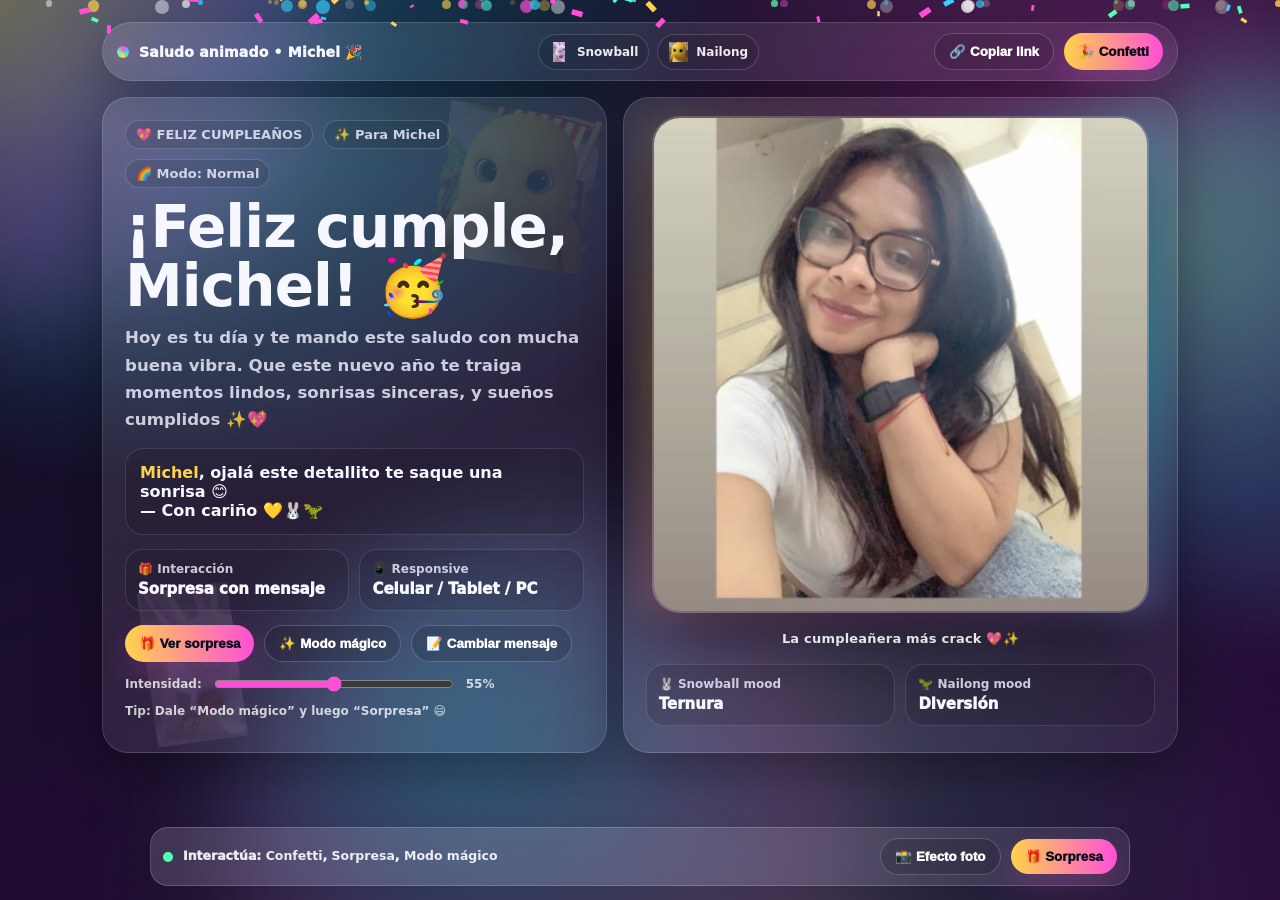
<file: index.html>
<!doctype html>
<html lang="es">
<head>
  <meta charset="utf-8" />
  <meta name="viewport" content="width=device-width, initial-scale=1" />
  <meta name="theme-color" content="#0b1020" />
  <title>Feliz Cumple Michel 🎉</title>

  <style>
    :root{
      --bg0:#070912;
      --bg1:#0b1020;
      --bg2:#2a0a3a;

      --txt:#f6f7ff;
      --muted: rgba(240,240,255,.82);

      --glass: rgba(255,255,255,.10);
      --glass2: rgba(255,255,255,.06);
      --stroke: rgba(255,255,255,.14);

      --pink:#ff4fd8;
      --cyan:#34d3ff;
      --yellow:#ffd34d;
      --green:#51ffb7;

      --shadow: 0 18px 60px rgba(0,0,0,.38);
      --radius: 26px;

      --safe: env(safe-area-inset-bottom, 0px);
    }

    *{ box-sizing:border-box; }
    html,body{ height:100%; }
    body{
      margin:0;
      color:var(--txt);
      font-family: ui-sans-serif, system-ui, -apple-system, Segoe UI, Roboto, Arial;
      overflow-x:hidden;

      background:
        radial-gradient(900px 650px at 15% 10%, rgba(52,211,255,.36), transparent 62%),
        radial-gradient(900px 650px at 85% 15%, rgba(255,79,216,.32), transparent 62%),
        radial-gradient(1000px 750px at 55% 95%, rgba(81,255,183,.22), transparent 62%),
        linear-gradient(160deg, var(--bg1), var(--bg2));
    }

    /* ====== Fondo: blobs suaves ====== */
    .bgFX{
      position:fixed; inset:0;
      pointer-events:none;
      z-index:0;
      overflow:hidden;
    }
    .blob{
      position:absolute;
      width: 540px; height: 540px;
      border-radius: 999px;
      filter: blur(48px);
      opacity:.45;
      mix-blend-mode: screen;
      animation: drift 18s ease-in-out infinite;
    }
    .b1{ left:-220px; top:-220px;
      background: radial-gradient(circle at 35% 30%, rgba(255,211,77,.95), rgba(255,79,216,.50), rgba(52,211,255,.30));
      animation-duration: 18s;
    }
    .b2{ right:-260px; top: 70px;
      background: radial-gradient(circle at 35% 30%, rgba(81,255,183,.92), rgba(52,211,255,.44), rgba(255,79,216,.18));
      animation-duration: 20s;
    }
    .b3{ left: 18%; bottom:-280px; width: 650px; height: 650px;
      background: radial-gradient(circle at 35% 30%, rgba(52,211,255,.72), rgba(255,79,216,.38), rgba(255,211,77,.22));
      animation-duration: 22s;
    }

    @keyframes drift{
      0%,100%{ transform: translate(0,0) scale(1); }
      50%{ transform: translate(55px,-35px) scale(1.06); }
    }

    /* ====== Partículas flotantes (bonitas) ====== */
    .sparkle{
      position:fixed; inset:0;
      pointer-events:none;
      z-index:1;
      overflow:hidden;
    }
    .sparkle i{
      position:absolute;
      width: 10px; height: 10px;
      border-radius: 50%;
      opacity: .65;
      animation: floatUp linear infinite;
      filter: blur(.2px);
    }
    @keyframes floatUp{
      from{ transform: translateY(115vh) translateX(0) scale(.7); opacity:0; }
      10%{ opacity:.85; }
      to{ transform: translateY(-20vh) translateX(55px) scale(1.15); opacity:0; }
    }

    /* ====== Wrap ====== */
    .wrap{
      position:relative;
      z-index:2;
      max-width: 1120px;
      margin: 0 auto;
      padding: clamp(14px, 3vw, 22px);
      padding-bottom: calc(90px + var(--safe));
    }

    /* ====== Topbar ====== */
    .topbar{
      display:flex;
      align-items:center;
      justify-content:space-between;
      gap: 12px;
      padding: 10px 14px;
      border-radius: 999px;
      background: linear-gradient(135deg, var(--glass), var(--glass2));
      border: 1px solid var(--stroke);
      box-shadow: var(--shadow);
      backdrop-filter: blur(14px);
      -webkit-backdrop-filter: blur(14px);
    }
    .brand{
      display:flex;
      align-items:center;
      gap: 10px;
      font-weight: 950;
      font-size: 14px;
      letter-spacing: .2px;
      min-width: 240px;
    }
    .dot{
      width: 12px; height: 12px;
      border-radius: 50%;
      background: conic-gradient(from 0deg, var(--pink), var(--cyan), var(--yellow), var(--green), var(--pink));
      box-shadow: 0 0 18px rgba(255,79,216,.32);
    }
    .miniChips{
      display:flex;
      gap: 8px;
      flex-wrap:wrap;
      align-items:center;
      justify-content:flex-end;
    }
    .chip{
      display:flex;
      align-items:center;
      gap: 8px;
      padding: 7px 10px;
      border-radius: 999px;
      border: 1px solid rgba(255,255,255,.16);
      background: rgba(0,0,0,.10);
      color: rgba(255,255,255,.92);
      font-weight: 900;
      font-size: 12px;
      user-select:none;
    }
    .chip img{
      width: 20px; height: 20px;
      object-fit:contain;
      filter: drop-shadow(0 10px 18px rgba(0,0,0,.25));
    }

    /* ====== Botones ====== */
    .actions{ display:flex; gap:10px; flex-wrap:wrap; justify-content:flex-end; }
    .btn{
      border:0;
      cursor:pointer;
      border-radius: 999px;
      padding: 10px 14px;
      font-weight: 950;
      color: #0b1020;
      background: linear-gradient(90deg, var(--yellow), var(--pink));
      box-shadow: 0 14px 30px rgba(255,79,216,.18);
      transition: transform .12s ease, filter .12s ease;
      white-space:nowrap;
    }
    .btn:hover{ filter: brightness(1.05); }
    .btn:active{ transform: scale(.98); }

    .btnGhost{
      border: 1px solid rgba(255,255,255,.20);
      background: rgba(0,0,0,.14);
      color: #fff;
      box-shadow: none;
    }

    /* ====== Grid principal ====== */
    .grid{
      margin-top: 16px;
      display:grid;
      grid-template-columns: 1fr 1.1fr; /* FOTO MAS IMPORTANTE */
      gap: 16px;
      align-items:stretch;
    }
    @media (max-width: 980px){
      .grid{ grid-template-columns: 1fr; }
      .brand{ min-width:auto; }
    }

    /* ====== Cards ====== */
    .card{
      border-radius: var(--radius);
      background: linear-gradient(135deg, rgba(255,255,255,.12), rgba(255,255,255,.06));
      border: 1px solid var(--stroke);
      box-shadow: var(--shadow);
      backdrop-filter: blur(14px);
      -webkit-backdrop-filter: blur(14px);
      overflow:hidden;
      position:relative;
      isolation:isolate; /* para controlar capas */
    }
    .pad{ padding: clamp(16px, 3vw, 22px); }

    /* ====== Título ====== */
    .kicker{
      display:flex;
      gap:10px;
      flex-wrap:wrap;
      align-items:center;
      color: var(--muted);
      font-weight: 900;
      font-size: 13px;
    }
    .pill{
      padding: 6px 10px;
      border-radius: 999px;
      border: 1px solid rgba(255,255,255,.16);
      background: rgba(0,0,0,.10);
    }
    h1{
      margin: 10px 0 8px;
      font-size: clamp(34px, 5.3vw, 58px);
      line-height: 1.02;
      letter-spacing: -0.9px;
    }
    .sub{
      margin: 0;
      color: var(--muted);
      font-size: clamp(15px, 2.1vw, 16.6px);
      line-height: 1.65;
      font-weight: 650;
    }

    .messageBox{
      margin-top: 14px;
      padding: 14px;
      border-radius: 18px;
      background: rgba(0,0,0,.12);
      border: 1px solid rgba(255,255,255,.12);
      font-weight: 850;
    }
    .messageBox b{ color: var(--yellow); }

    /* ====== Stickers TEMÁTICOS (solo fondo, suave, NO tapan) ====== */
    .themeStickers{
      position:absolute;
      inset:0;
      pointer-events:none;
      z-index:0;       /* atrás */
      opacity:.14;     /* súper suave */
    }
    .themeStickers img{
      position:absolute;
      width: clamp(95px, 14vw, 155px);
      aspect-ratio: 1/1;
      object-fit:contain;
      filter: none;
      transform-origin:center;
      animation: bob 3.4s ease-in-out infinite;
      user-select:none;
    }
    .themeStickers .snow{
      left: 12px; bottom: 10px;
      transform: rotate(-8deg);
      animation-delay:.15s;
    }
    .themeStickers .nail{
      right: 12px; top: 12px;
      transform: rotate(8deg);
      animation-delay:.35s;
    }
    @keyframes bob{
      0%,100%{ transform: translateY(0) rotate(var(--r, 0deg)); }
      50%{ transform: translateY(-10px) rotate(var(--r, 0deg)); }
    }
    .themeStickers .snow{ --r:-8deg; }
    .themeStickers .nail{ --r:8deg; }

    /* El contenido SIEMPRE encima */
    .contentLayer{
      position:relative;
      z-index:2;
    }

    /* ====== Foto PRO (protagonista) ====== */
    .photoWrap{
      position:relative;
      display:flex;
      align-items:center;
      justify-content:center;
      padding: clamp(14px, 3vw, 18px);
      z-index:2;
    }

    /* aro neón suave detrás de la foto */
    .halo{
      position:absolute;
      inset: 14px;
      border-radius: 30px;
      background: conic-gradient(from 0deg, transparent, rgba(52,211,255,.70), rgba(255,79,216,.55), rgba(255,211,77,.50), transparent);
      filter: blur(14px);
      opacity: .55;
      animation: spin 5.2s linear infinite;
      z-index:0;
    }
    @keyframes spin{ to{ transform: rotate(360deg);} }

    .frame{
      width: min(560px, 96%);
      aspect-ratio: 1/1;
      border-radius: 28px;
      overflow:hidden;
      border: 2px solid rgba(255,255,255,.22);
      box-shadow: 0 28px 76px rgba(0,0,0,.45);
      background: rgba(0,0,0,.18);
      position:relative;
      z-index:3;
    }
    .frame img{
      width:100%; height:100%;
      object-fit: cover;
      transform: scale(1.03);
    }

    .photoCaption{
      margin: 0;
      text-align:center;
      color: rgba(255,255,255,.88);
      font-weight: 900;
      font-size: 13px;
      letter-spacing: .2px;
      padding: 0 18px 18px;
      z-index:3;
      position:relative;
    }

    /* ====== Mini cards ====== */
    .miniGrid{
      display:grid;
      grid-template-columns: 1fr 1fr;
      gap: 10px;
      margin-top: 14px;
    }
    @media (max-width: 560px){
      .miniGrid{ grid-template-columns: 1fr; }
      .miniChips{ display:none; } /* para no saturar en móvil */
    }
    .mini{
      padding: 12px 12px;
      border-radius: 18px;
      background: rgba(0,0,0,.12);
      border: 1px solid rgba(255,255,255,.12);
    }
    .mini .t{ font-size: 12px; color: var(--muted); font-weight: 900; margin-bottom: 4px; }
    .mini .v{ font-size: 15px; font-weight: 950; }

    /* ====== Barra inferior flotante (mobile friendly) ====== */
    .dock{
      position:fixed;
      left: 50%;
      bottom: calc(14px + var(--safe));
      transform: translateX(-50%);
      width: min(980px, calc(100% - 20px));
      display:flex;
      gap: 10px;
      justify-content:space-between;
      align-items:center;
      padding: 10px 12px;
      border-radius: 18px;
      background: linear-gradient(135deg, rgba(255,255,255,.14), rgba(255,255,255,.08));
      border: 1px solid rgba(255,255,255,.18);
      box-shadow: 0 22px 70px rgba(0,0,0,.35);
      backdrop-filter: blur(16px);
      -webkit-backdrop-filter: blur(16px);
      z-index: 30;
    }
    .dock .left{
      display:flex; gap:10px; align-items:center; flex-wrap:wrap;
      min-width: 190px;
    }
    .pulse{
      width: 10px; height:10px; border-radius:50%;
      background: var(--green);
      box-shadow: 0 0 0 rgba(81,255,183,.0);
      animation: pulse 1.6s ease-in-out infinite;
    }
    @keyframes pulse{
      0%{ box-shadow: 0 0 0 0 rgba(81,255,183,.0); }
      50%{ box-shadow: 0 0 0 10px rgba(81,255,183,.12); }
      100%{ box-shadow: 0 0 0 0 rgba(81,255,183,.0); }
    }
    .dock .txt{
      font-weight: 950;
      font-size: 12.5px;
      color: rgba(255,255,255,.90);
      line-height: 1.15;
    }
    .dock .right{
      display:flex; gap:10px; align-items:center; justify-content:flex-end;
      flex-wrap:wrap;
    }

    /* ====== Modal (Sorpresa / Mensaje) ====== */
    .modal{
      position:fixed; inset:0;
      display:none;
      place-items:center;
      background: rgba(0,0,0,.58);
      z-index: 40;
      padding: 18px;
    }
    .modal.show{ display:grid; }
    .modalBox{
      width: min(700px, 100%);
      border-radius: 26px;
      background: linear-gradient(135deg, rgba(255,255,255,.18), rgba(255,255,255,.08));
      border: 1px solid rgba(255,255,255,.18);
      box-shadow: var(--shadow);
      backdrop-filter: blur(18px);
      -webkit-backdrop-filter: blur(18px);
      padding: 18px;
      position:relative;
      overflow:hidden;
    }
    .modalBox h2{
      margin: 6px 0 8px;
      font-size: clamp(22px, 3.4vw, 32px);
      letter-spacing: -.3px;
    }
    .modalBox p{
      margin:0;
      color: var(--muted);
      line-height: 1.75;
      font-weight: 720;
      font-size: 15.5px;
    }
    .close{
      position:absolute;
      top: 12px; right: 12px;
      width: 40px; height: 40px;
      border-radius: 999px;
      border: 1px solid rgba(255,255,255,.14);
      background: rgba(0,0,0,.20);
      color:#fff;
      font-weight: 1000;
      cursor:pointer;
    }

    /* ====== Confetti canvas ====== */
    canvas#confetti{
      position:fixed; inset:0;
      pointer-events:none;
      z-index: 35;
    }

    /* ====== Toast ====== */
    .toast{
      position:fixed;
      top: 14px;
      right: 14px;
      padding: 10px 12px;
      border-radius: 14px;
      background: rgba(0,0,0,.38);
      border: 1px solid rgba(255,255,255,.14);
      backdrop-filter: blur(14px);
      -webkit-backdrop-filter: blur(14px);
      box-shadow: 0 18px 50px rgba(0,0,0,.35);
      color: rgba(255,255,255,.92);
      font-weight: 900;
      z-index: 60;
      opacity:0;
      transform: translateY(-6px);
      transition: opacity .18s ease, transform .18s ease;
      pointer-events:none;
    }
    .toast.show{
      opacity:1;
      transform: translateY(0);
    }

    /* ====== Accesibilidad reduce motion ====== */
    @media (prefers-reduced-motion: reduce){
      .blob, .themeStickers img, .halo, .sparkle i, .pulse{ animation: none !important; }
    }

    /* ====== Botón estilo slider (intensidad) ====== */
    .rangeRow{
      display:flex;
      align-items:center;
      gap: 10px;
      margin-top: 12px;
      flex-wrap:wrap;
    }
    input[type="range"]{
      width: min(240px, 100%);
      accent-color: var(--pink);
    }
    .small{
      font-size: 12px;
      color: rgba(255,255,255,.78);
      font-weight: 850;
    }
  </style>
</head>

<body>
  <div class="bgFX" aria-hidden="true">
    <div class="blob b1"></div>
    <div class="blob b2"></div>
    <div class="blob b3"></div>
  </div>

  <div class="sparkle" id="sparkle" aria-hidden="true"></div>
  <canvas id="confetti"></canvas>
  <div class="toast" id="toast">✅ Listo</div>

  <main class="wrap">
    <header class="topbar">
      <div class="brand">
        <span class="dot"></span>
        Saludo animado • Michel 🎉
      </div>

      <div class="miniChips">
        <div class="chip">
          <img src="assets/snowball.jpg" alt="Snowball">
          Snowball
        </div>
        <div class="chip">
          <img src="assets/nailong.jpg" alt="Nailong">
          Nailong
        </div>
      </div>

      <div class="actions">
        <button class="btn btnGhost" id="btnCopy">🔗 Copiar link</button>
        <button class="btn" id="btnConfetti">🎉 Confetti</button>
      </div>
    </header>

    <section class="grid">
      <!-- Mensaje (izq) -->
      <article class="card">
        <!-- Solo decoración suave -->
        <div class="themeStickers" aria-hidden="true">
          <img class="snow" src="assets/snowball.jpg" alt="">
          <img class="nail" src="assets/nailong.jpg" alt="">
        </div>

        <div class="pad contentLayer">
          <div class="kicker">
            <span class="pill">💖 FELIZ CUMPLEAÑOS</span>
            <span class="pill">✨ Para Michel</span>
            <span class="pill" id="moodPill">🌈 Modo: Normal</span>
          </div>

          <h1>¡Feliz cumple, Michel! 🥳</h1>

          <p class="sub" id="mainText">
            Hoy es tu día y te mando este saludo con mucha buena vibra.
            Que este nuevo año te traiga momentos lindos, sonrisas sinceras,
            y sueños cumplidos ✨💖
          </p>

          <div class="messageBox" id="messageBox">
            <b>Michel</b>, ojalá este detallito te saque una sonrisa 😊
            <br/>— Con cariño 💛🐰🦖
          </div>

          <div class="miniGrid">
            <div class="mini">
              <div class="t">🎁 Interacción</div>
              <div class="v">Sorpresa con mensaje</div>
            </div>
            <div class="mini">
              <div class="t">📱 Responsive</div>
              <div class="v">Celular / Tablet / PC</div>
            </div>
          </div>

          <div style="display:flex; gap:10px; flex-wrap:wrap; margin-top:14px;">
            <button class="btn" id="btnSurprise">🎁 Ver sorpresa</button>
            <button class="btn btnGhost" id="btnMagic">✨ Modo mágico</button>
            <button class="btn btnGhost" id="btnAltMsg">📝 Cambiar mensaje</button>
          </div>

          <div class="rangeRow">
            <span class="small">Intensidad:</span>
            <input id="intensity" type="range" min="10" max="100" value="55" />
            <span class="small" id="intensityLabel">55%</span>
          </div>

          <p class="small" style="margin-top:10px;">
            Tip: Dale “Modo mágico” y luego “Sorpresa” 😄
          </p>
        </div>
      </article>

      <!-- Foto (derecha, protagonista) -->
      <aside class="card">
        <div class="photoWrap">
          <div class="halo" aria-hidden="true"></div>
          <div class="frame" id="frame">
            <img src="assets/michel.png" alt="Foto de Michel" />
          </div>
        </div>

        <p class="photoCaption" id="caption">
          La cumpleañera más crack 💖✨
        </p>

        <div class="pad contentLayer" style="padding-top:0;">
          <div class="miniGrid" style="margin-top:0;">
            <div class="mini">
              <div class="t">🐰 Snowball mood</div>
              <div class="v" id="snowMood">Ternura</div>
            </div>
            <div class="mini">
              <div class="t">🦖 Nailong mood</div>
              <div class="v" id="nailMood">Diversión</div>
            </div>
          </div>
        </div>
      </aside>
    </section>
  </main>

  <!-- Dock inferior -->
  <div class="dock" role="region" aria-label="Acciones rápidas">
    <div class="left">
      <span class="pulse" aria-hidden="true"></span>
      <div class="txt">
        Interactúa: <b>Confetti</b>, <b>Sorpresa</b>, <b>Modo mágico</b>
      </div>
    </div>
    <div class="right">
      <button class="btn btnGhost" id="btnPhotoFx">📸 Efecto foto</button>
      <button class="btn" id="btnQuickSurprise">🎁 Sorpresa</button>
    </div>
  </div>

  <!-- Modal sorpresa -->
  <div class="modal" id="modal" role="dialog" aria-modal="true" aria-labelledby="mTitle">
    <div class="modalBox">
      <button class="close" id="close" aria-label="Cerrar">✕</button>
      <h2 id="mTitle">Michel 💖</h2>
      <p id="modalText">
        Que este año te llegue con cosas bonitas, gente bonita y momentos que te hagan sentir feliz.
        <br><br>
        Nunca pierdas tu brillo ✨
        <br><br>
        <b>¡Feliz cumpleaños!</b> 🎉🐰🦖
      </p>

      <div style="display:flex; gap:10px; flex-wrap:wrap; margin-top:14px;">
        <button class="btn" id="btnBoom">💥 Más confetti</button>
        <button class="btn btnGhost" id="btnClose2">✅ Cerrar</button>
      </div>
    </div>
  </div>

  <script>
    // ===== Utilidad toast =====
    const toast = document.getElementById("toast");
    let toastT = null;
    function showToast(msg="✅ Listo"){
      toast.textContent = msg;
      toast.classList.add("show");
      clearTimeout(toastT);
      toastT = setTimeout(()=> toast.classList.remove("show"), 1200);
    }

    // ===== Partículas flotantes (bonitas) =====
    const sparkle = document.getElementById("sparkle");
    const colors = ["#ff4fd8", "#34d3ff", "#ffd34d", "#51ffb7", "#ffffff"];

    function seedSparkles(count=44){
      sparkle.innerHTML = "";
      for(let i=0;i<count;i++){
        const s = document.createElement("i");
        const size = 4 + Math.random()*10;
        s.style.width = size+"px";
        s.style.height = size+"px";
        s.style.left = (Math.random()*100)+"vw";
        s.style.animationDuration = (5 + Math.random()*9)+"s";
        s.style.animationDelay = (-Math.random()*10)+"s";
        s.style.background = colors[Math.floor(Math.random()*colors.length)];
        s.style.opacity = (0.18 + Math.random()*0.65).toFixed(2);
        sparkle.appendChild(s);
      }
    }
    seedSparkles();

    // ===== Confetti Canvas =====
    const canvas = document.getElementById("confetti");
    const ctx = canvas.getContext("2d");
    let W, H;

    function resize(){
      W = canvas.width = window.innerWidth;
      H = canvas.height = window.innerHeight;
    }
    window.addEventListener("resize", resize);
    resize();

    let confetti = [];
    function popConfetti(amount = 160, power = 1){
      for(let i=0;i<amount;i++){
        confetti.push({
          x: Math.random()*W,
          y: -20 - Math.random()*H*0.15,
          r: (3 + Math.random()*6) * power,
          vx: (-2 + Math.random()*4) * (0.9 + power*0.45),
          vy: (2 + Math.random()*5) * (0.9 + power*0.45),
          rot: Math.random()*Math.PI,
          vr: -0.22 + Math.random()*0.44,
          c: colors[Math.floor(Math.random()*4)]
        });
      }
    }

    function tick(){
      ctx.clearRect(0,0,W,H);
      confetti = confetti.filter(p => p.y < H + 70);
      for(const p of confetti){
        p.x += p.vx;
        p.y += p.vy;
        p.rot += p.vr;
        p.vy += 0.03;

        ctx.save();
        ctx.translate(p.x, p.y);
        ctx.rotate(p.rot);
        ctx.fillStyle = p.c;
        ctx.fillRect(-p.r, -p.r, p.r*2.4, p.r*1.2);
        ctx.restore();
      }
      requestAnimationFrame(tick);
    }
    tick();

    // ===== Elementos UI =====
    const btnConfetti = document.getElementById("btnConfetti");
    const btnCopy = document.getElementById("btnCopy");
    const btnSurprise = document.getElementById("btnSurprise");
    const btnQuickSurprise = document.getElementById("btnQuickSurprise");
    const btnMagic = document.getElementById("btnMagic");
    const btnAltMsg = document.getElementById("btnAltMsg");
    const btnPhotoFx = document.getElementById("btnPhotoFx");

    const intensity = document.getElementById("intensity");
    const intensityLabel = document.getElementById("intensityLabel");

    const moodPill = document.getElementById("moodPill");
    const snowMood = document.getElementById("snowMood");
    const nailMood = document.getElementById("nailMood");

    const mainText = document.getElementById("mainText");
    const messageBox = document.getElementById("messageBox");
    const caption = document.getElementById("caption");
    const frame = document.getElementById("frame");

    // Modal
    const modal = document.getElementById("modal");
    const close = document.getElementById("close");
    const btnClose2 = document.getElementById("btnClose2");
    const btnBoom = document.getElementById("btnBoom");
    const modalText = document.getElementById("modalText");

    // ===== Intensity =====
    let power = 0.55;
    function setIntensity(v){
      const n = Math.max(10, Math.min(100, Number(v)));
      intensity.value = n;
      intensityLabel.textContent = n + "%";
      power = n / 100;
    }
    setIntensity(intensity.value);
    intensity.addEventListener("input", e=>{
      setIntensity(e.target.value);
      showToast("🎚️ Intensidad " + intensity.value + "%");
    });

    // ===== Botones =====
    btnConfetti.addEventListener("click", ()=>{
      popConfetti(160, power);
      showToast("🎉 ¡Confetti!");
    });

    btnCopy.addEventListener("click", async ()=>{
      try{
        await navigator.clipboard.writeText(location.href);
        showToast("🔗 Link copiado");
      }catch{
        alert("Copia manualmente el link:\n" + location.href);
      }
    });

    function openModal(){
      popConfetti(200, power);
      modal.classList.add("show");
      showToast("🎁 Sorpresa");
    }
    function closeModal(){
      modal.classList.remove("show");
    }
    btnSurprise.addEventListener("click", openModal);
    btnQuickSurprise.addEventListener("click", openModal);
    close.addEventListener("click", closeModal);
    btnClose2.addEventListener("click", closeModal);
    modal.addEventListener("click", (e)=>{ if(e.target === modal) closeModal(); });
    btnBoom.addEventListener("click", ()=> popConfetti(240, power));

    // ===== Modo mágico =====
    let magic = false;
    let timer = null;

    const msgVariants = [
      {
        mood:"🌈 Modo: Normal",
        main:`Hoy es tu día y te mando este saludo con mucha buena vibra.
              Que este nuevo año te traiga momentos lindos, sonrisas sinceras,
              y sueños cumplidos ✨💖`,
        box:`<b>Michel</b>, ojalá este detallito te saque una sonrisa 😊<br/>— Con cariño 💛🐰🦖`,
        caption:`La cumpleañera más crack 💖✨`,
        snow:`Ternura`,
        nail:`Diversión`,
        modal:`Que este año te llegue con cosas bonitas, gente bonita y momentos que te hagan sentir feliz.
               <br><br>Nunca pierdas tu brillo ✨<br><br><b>¡Feliz cumpleaños!</b> 🎉🐰🦖`
      },
      {
        mood:"✨ Modo: Brillante",
        main:`Hoy celebramos tu existencia, Michel 💖
              Que te rodee lo bueno, lo bonito y lo que te haga crecer.
              ¡Que la vida te sonría enorme! 😄✨`,
        box:`<b>Team Snowball</b> te manda ternura 🐰 y <b>Team Nailong</b> te manda alegría 🦖<br/>— Feliz cumple 🎉`,
        caption:`Tu día, tu magia, tu momento ✨`,
        snow:`Modo tierno`,
        nail:`Modo color`,
        modal:`Michel, que este cumpleaños sea un inicio bonito: paz, amor, salud y metas cumplidas.
               <br><br>Te deseo un año lleno de historias lindas ✨<br><br><b>¡Feliz cumple!</b> 🎉`
      },
      {
        mood:"💫 Modo: Fiesta",
        main:`¡Hoy se prende la fiesta! 🥳
              Michel, que no te falten abrazos, risas y momentos inolvidables.
              ¡A celebrar bonito! 🎉💖`,
        box:`<b>Regla del día:</b> Sonreír + comer rico + ser feliz 😄<br/>— Snowball 🐰 & Nailong 🦖 aprueban`,
        caption:`Hoy es tu fiesta 🎈`,
        snow:`Fiestero`,
        nail:`Fiestero`,
        modal:`¡Michel! Espero que hoy te consientan como se debe 😄
               <br><br>Que este año venga con sorpresas bonitas y muchas razones para sonreír ✨
               <br><br><b>¡Feliz cumpleaños!</b> 🎉`
      }
    ];

    let msgIndex = 0;
    function applyMessage(idx){
      const m = msgVariants[idx % msgVariants.length];
      moodPill.textContent = m.mood;
      mainText.textContent = m.main.replace(/\s+/g," ").trim();
      messageBox.innerHTML = m.box;
      caption.textContent = m.caption;
      snowMood.textContent = m.snow;
      nailMood.textContent = m.nail;
      modalText.innerHTML = m.modal;
    }
    applyMessage(msgIndex);

    btnAltMsg.addEventListener("click", ()=>{
      msgIndex = (msgIndex + 1) % msgVariants.length;
      applyMessage(msgIndex);
      popConfetti(120, power);
      showToast("📝 Mensaje cambiado");
    });

    btnMagic.addEventListener("click", ()=>{
      magic = !magic;
      if(magic){
        moodPill.textContent = "✨ Modo: Mágico";
        seedSparkles(70);
        popConfetti(200, power);
        timer = setInterval(()=> popConfetti(110, power), 2400);
        showToast("✨ Modo mágico ON");
      }else{
        clearInterval(timer);
        seedSparkles(44);
        applyMessage(msgIndex);
        showToast("✨ Modo mágico OFF");
      }
    });

    // ===== Efecto Foto (dinámico sin tapar) =====
    let fx = 0;
    btnPhotoFx.addEventListener("click", ()=>{
      fx = (fx + 1) % 4;

      if(fx === 0){
        frame.style.filter = "none";
        frame.style.transform = "none";
        showToast("📸 Foto normal");
      }
      if(fx === 1){
        frame.style.filter = "contrast(1.06) saturate(1.10) brightness(1.03)";
        frame.style.transform = "rotate(-0.4deg) scale(1.01)";
        showToast("📸 Foto viva");
      }
      if(fx === 2){
        frame.style.filter = "saturate(1.25) contrast(1.04)";
        frame.style.transform = "rotate(0.4deg) scale(1.01)";
        showToast("📸 Foto color");
      }
      if(fx === 3){
        frame.style.filter = "brightness(1.03) contrast(1.06) saturate(1.05)";
        frame.style.transform = "scale(1.02)";
        showToast("📸 Foto pro");
      }
    });

    // ===== Auto-confetti al cargar =====
    setTimeout(()=> popConfetti(150, power), 520);

    // ===== Interacción: tilt suave en foto (mouse / touch) =====
    // (no tapa, solo da sensación 3D)
    const frameEl = document.getElementById("frame");
    let raf = null;

    function tiltTo(x, y){
      const rX = (y - 0.5) * -8;
      const rY = (x - 0.5) *  10;
      frameEl.style.transform = `perspective(900px) rotateX(${rX}deg) rotateY(${rY}deg) scale(1.01)`;
    }

    function resetTilt(){
      frameEl.style.transform = "perspective(900px) rotateX(0deg) rotateY(0deg) scale(1)";
    }

    frameEl.addEventListener("mousemove", (e)=>{
      const rect = frameEl.getBoundingClientRect();
      const x = (e.clientX - rect.left) / rect.width;
      const y = (e.clientY - rect.top) / rect.height;

      cancelAnimationFrame(raf);
      raf = requestAnimationFrame(()=> tiltTo(x,y));
    });

    frameEl.addEventListener("mouseleave", ()=>{
      cancelAnimationFrame(raf);
      resetTilt();
    });

    frameEl.addEventListener("touchmove", (e)=>{
      const t = e.touches[0];
      const rect = frameEl.getBoundingClientRect();
      const x = (t.clientX - rect.left) / rect.width;
      const y = (t.clientY - rect.top) / rect.height;
      cancelAnimationFrame(raf);
      raf = requestAnimationFrame(()=> tiltTo(x,y));
    }, {passive:true});

    frameEl.addEventListener("touchend", resetTilt);
  </script>
</body>
</html>
</file>
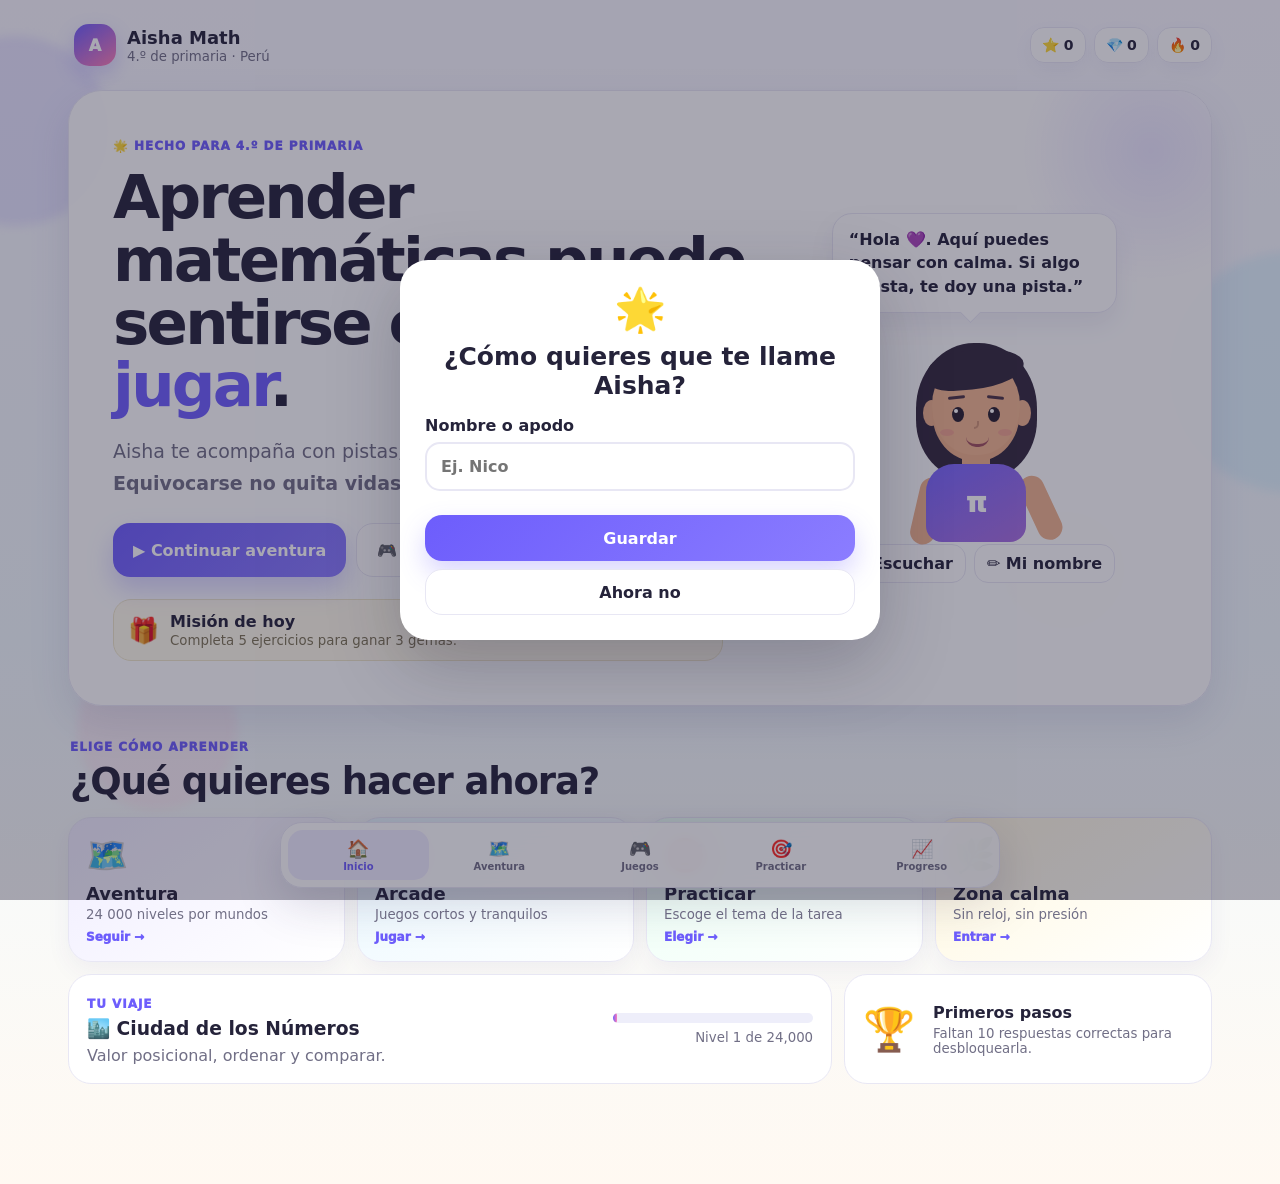
<file: aisha-math/index.html>
<!doctype html>
<html lang="es">
<head>
  <meta charset="utf-8" />
  <meta name="viewport" content="width=device-width, initial-scale=1, viewport-fit=cover" />
  <meta name="theme-color" content="#6d5dfc" />
  <meta name="description" content="Aisha Math 4: aventura, juegos y práctica adaptativa de matemática para 4.º de primaria." />
  <title>Aisha Math 4 ✨</title>
  <link rel="stylesheet" href="game-v2.css" />
</head>
<body>
  <div class="ambient" aria-hidden="true"><i></i><i></i><i></i><i></i></div>
  <main class="shell" id="app">
    <header class="topbar">
      <button class="brand" data-view="home" aria-label="Ir al inicio">
        <span class="brand-orb">A</span>
        <span><strong>Aisha Math</strong><small>4.º de primaria · Perú</small></span>
      </button>
      <div class="top-stats">
        <span title="Estrellas">⭐ <b id="starsTop">0</b></span>
        <span title="Gemas">💎 <b id="gemsTop">0</b></span>
        <span title="Racha">🔥 <b id="streakTop">0</b></span>
      </div>
    </header>

    <section class="view home-view" id="homeView">
      <div class="hero-card">
        <div class="hero-copy">
          <span class="grade-pill">🌟 HECHO PARA 4.º DE PRIMARIA</span>
          <h1>Aprender matemáticas puede sentirse como <em>jugar</em>.</h1>
          <p id="heroGreeting">Aisha te acompaña con pistas, dibujos, voz y retos cortitos. Sin castigos por equivocarte.</p>
          <div class="hero-actions">
            <button class="btn primary big" id="continueBtn">▶ Continuar aventura</button>
            <button class="btn soft big" data-view="play">🎮 Elegir juego</button>
          </div>
          <div class="daily" id="dailyQuest"><span>🎁</span><div><b>Misión de hoy</b><small>Completa 5 ejercicios para ganar 3 gemas.</small></div><strong id="dailyCount">0/5</strong></div>
        </div>

        <div class="aisha-panel">
          <div class="speech" id="aishaSpeech">“Hola 💜. Aquí puedes pensar con calma. Si algo cuesta, te doy una pista.”</div>
          <div class="aisha" id="aishaMascot" aria-label="Aisha, guía de matemáticas">
            <div class="aisha-hair back"></div><div class="aisha-ear left"></div><div class="aisha-ear right"></div>
            <div class="aisha-face"><div class="aisha-hair fringe"></div><i class="brow left"></i><i class="brow right"></i><i class="eye left"></i><i class="eye right"></i><i class="nose"></i><i class="mouth"></i><i class="cheek left"></i><i class="cheek right"></i></div>
            <div class="aisha-neck"></div><div class="aisha-body"><span>π</span></div><div class="aisha-arm left"></div><div class="aisha-arm right"></div>
          </div>
          <div class="aisha-buttons"><button class="mini-btn" id="speakHello">🔊 Escuchar</button><button class="mini-btn" id="changeName">✏️ Mi nombre</button></div>
        </div>
      </div>

      <div class="section-title"><div><span>ELIGE CÓMO APRENDER</span><h2>¿Qué quieres hacer ahora?</h2></div></div>
      <div class="mode-grid">
        <button class="mode-card adventure" data-mode="adventure"><span class="mode-icon">🗺️</span><div><b>Aventura</b><small>24 000 niveles por mundos</small></div><em>Seguir →</em></button>
        <button class="mode-card arcade" data-view="play"><span class="mode-icon">🎮</span><div><b>Arcade</b><small>Juegos cortos y tranquilos</small></div><em>Jugar →</em></button>
        <button class="mode-card train" data-view="topics"><span class="mode-icon">🎯</span><div><b>Practicar</b><small>Escoge el tema de la tarea</small></div><em>Elegir →</em></button>
        <button class="mode-card calm" data-mode="calm"><span class="mode-icon">🌿</span><div><b>Zona calma</b><small>Sin reloj, sin presión</small></div><em>Entrar →</em></button>
      </div>

      <div class="home-row">
        <article class="journey-card">
          <div><span class="tiny-label">TU VIAJE</span><h3 id="journeyTitle">Mundo 1 · Números</h3><p id="journeyText">Aprende valor posicional y compara cantidades.</p></div>
          <div class="journey-progress"><div><i id="journeyBar"></i></div><small id="journeyLevel">Nivel 1 de 24 000</small></div>
        </article>
        <article class="reward-card"><span>🏆</span><div><b id="badgeName">Explorador inicial</b><small id="badgeHint">Resuelve 10 retos para desbloquear tu siguiente insignia.</small></div></article>
      </div>
    </section>

    <section class="view hidden" id="playView">
      <div class="section-head"><div><span class="tiny-label">ARCADE DE AISHA</span><h2>Juega un ratito 🎮</h2><p>Todos los juegos practican matemática de 4.º, pero se sienten distintos.</p></div><button class="btn soft" data-view="home">← Inicio</button></div>
      <div class="game-pick-grid">
        <button class="game-pick" data-mode="stars"><span>🌠</span><b>Carrera de estrellas</b><small>10 retos rápidos. El reloj es opcional.</small><em>+ estrellas</em></button>
        <button class="game-pick" data-mode="treasure"><span>🏴‍☠️</span><b>Cofres del tesoro</b><small>Resuelve y abre cofres sorpresa.</small><em>+ gemas</em></button>
        <button class="game-pick" data-mode="bubbles"><span>🫧</span><b>Burbujas matemágicas</b><small>Encuentra la burbuja con la respuesta.</small><em>relajante</em></button>
        <button class="game-pick" data-mode="memory"><span>🧠</span><b>Memoria de parejas</b><small>Une operaciones con sus resultados.</small><em>memoria</em></button>
        <button class="game-pick" data-mode="market"><span>🛒</span><b>Mercadito</b><small>Compra, calcula vuelto y compara precios.</small><em>dinero</em></button>
        <button class="game-pick" data-mode="detective"><span>🔎</span><b>Detective de datos</b><small>Lee tablas y gráficos para hallar pistas.</small><em>datos</em></button>
      </div>
    </section>

    <section class="view hidden" id="topicsView">
      <div class="section-head"><div><span class="tiny-label">PRÁCTICA LIBRE</span><h2>Elige un tema de 4.º</h2><p>Basado en las cuatro competencias de Matemática del currículo peruano.</p></div><button class="btn soft" data-view="home">← Inicio</button></div>
      <div class="competency-note"><span>📘</span><p><b>4 competencias:</b> cantidad · regularidad, equivalencia y cambio · forma, movimiento y localización · gestión de datos e incertidumbre.</p></div>
      <div class="topic-grid" id="topicGrid"></div>
    </section>

    <section class="view hidden" id="worldsView">
      <div class="section-head"><div><span class="tiny-label">AVENTURA</span><h2>Los 12 mundos</h2><p>Cada mundo tiene 2 000 niveles y varias clases de reto.</p></div><button class="btn soft" data-view="home">← Inicio</button></div>
      <div class="world-grid" id="worldGrid"></div>
    </section>

    <section class="view hidden" id="challengeView" aria-live="polite">
      <div class="challenge-top">
        <button class="icon-btn" id="challengeBack" aria-label="Volver">←</button>
        <div class="challenge-progress"><div><span id="modeLabel">Aventura</span><b id="levelLabel">Nivel 1</b></div><div class="bar"><i id="levelBar"></i></div></div>
        <button class="icon-btn" id="soundToggle" aria-label="Activar o silenciar voz">🔊</button>
      </div>

      <div class="challenge-layout">
        <aside class="coach">
          <div class="coach-head"><span class="mini-aisha">A</span><div><b>Aisha</b><small id="coachMood">Estoy contigo</small></div></div>
          <p id="coachText">Lee despacio. Primero piensa qué te están preguntando.</p>
          <div class="coach-tools"><button id="readQuestion">🔊 Leer</button><button id="hintBtn">💡 Pista</button><button id="explainBtn">🧩 Paso a paso</button></div>
          <div class="hint-dots" id="hintDots"><i></i><i></i><i></i></div>
        </aside>

        <article class="problem-card">
          <div class="problem-meta"><span id="competencyTag">Cantidad</span><span id="skillTag">Números</span><span id="difficultyTag">Suave</span></div>
          <div class="visual" id="visualArea"></div>
          <h2 id="questionText">Cargando...</h2>
          <div class="answer-area" id="answerArea"></div>
          <div class="feedback" id="feedback"></div>
          <div class="problem-actions"><button class="btn soft" id="newSimilar">↻ Otro parecido</button><button class="btn primary" id="checkAnswer">Comprobar ✓</button></div>
        </article>
      </div>
    </section>

    <section class="view hidden" id="memoryView">
      <div class="section-head"><div><span class="tiny-label">MEMORIA MATEMÁGICA</span><h2>Encuentra las parejas 🧠</h2><p>Une cada operación con su resultado. No hay tiempo límite.</p></div><button class="btn soft" data-view="play">← Juegos</button></div>
      <div class="memory-status"><span>Movimientos: <b id="memoryMoves">0</b></span><span>Parejas: <b id="memoryPairs">0</b>/6</span></div>
      <div class="memory-grid" id="memoryGrid"></div>
      <div class="center-actions"><button class="btn primary" id="memoryReset">🔄 Nueva partida</button></div>
    </section>

    <section class="view hidden" id="progressView">
      <div class="section-head"><div><span class="tiny-label">PROGRESO</span><h2>Así va aprendiendo 🌱</h2><p>Se guarda solo en este dispositivo.</p></div><button class="btn soft" data-view="home">← Inicio</button></div>
      <div class="report-grid">
        <article><span>⭐</span><b id="reportStars">0</b><small>Estrellas</small></article>
        <article><span>💎</span><b id="reportGems">0</b><small>Gemas</small></article>
        <article><span>✅</span><b id="reportCorrect">0</b><small>Correctas</small></article>
        <article><span>🔥</span><b id="reportBest">0</b><small>Mejor racha</small></article>
      </div>
      <div class="progress-panel"><h3>Dominio por tema</h3><div id="masteryList"></div></div>
      <div class="progress-panel"><h3>Insignias</h3><div class="badge-grid" id="badgeGrid"></div></div>
      <div class="parent-actions"><button class="btn soft" id="resetProgress">Reiniciar progreso</button></div>
    </section>

    <nav class="bottom-nav" aria-label="Navegación">
      <button data-view="home" class="active">🏠<span>Inicio</span></button>
      <button data-view="worlds">🗺️<span>Aventura</span></button>
      <button data-view="play">🎮<span>Juegos</span></button>
      <button data-view="topics">🎯<span>Practicar</span></button>
      <button data-view="progress">📈<span>Progreso</span></button>
    </nav>
  </main>

  <div class="modal hidden" id="modal" role="dialog" aria-modal="true" aria-labelledby="modalTitle">
    <div class="modal-card"><button class="modal-x" id="modalClose" aria-label="Cerrar">×</button><span class="modal-icon" id="modalIcon">💡</span><h3 id="modalTitle">Pista</h3><div id="modalText"></div><button class="btn primary" id="modalOk">Entendido</button></div>
  </div>
  <div class="name-modal hidden" id="nameModal" role="dialog" aria-modal="true" aria-label="Guardar nombre">
    <form class="modal-card" id="nameForm"><span class="modal-icon">🌟</span><h3>¿Cómo quieres que te llame Aisha?</h3><label>Nombre o apodo<input id="nameInput" maxlength="18" autocomplete="off" placeholder="Ej. Nico" /></label><button class="btn primary" type="submit">Guardar</button><button class="btn soft" type="button" id="nameCancel">Ahora no</button></form>
  </div>
  <div class="confetti" id="confetti" aria-hidden="true"></div>
  <script src="game-v2.js"></script>
</body>
</html>
</file>
<file: aisha-math/game-v2.css>
:root{
  --bg:#f7f7ff;--panel:#ffffff;--ink:#25233a;--muted:#716f86;--line:#e8e7f4;
  --violet:#6d5dfc;--violet2:#8b7dff;--violetSoft:#efedff;--pink:#ff7eb6;--blue:#54b7f3;
  --green:#50c990;--yellow:#ffc857;--orange:#ff9567;--red:#ef6a73;--shadow:0 16px 42px rgba(67,54,128,.12);
  --radius:28px;--safe:env(safe-area-inset-bottom,0px)
}
*{box-sizing:border-box}html{scroll-behavior:smooth}body{margin:0;background:linear-gradient(180deg,#f9f8ff,#f3fbff 54%,#fff9f2);color:var(--ink);font-family:Inter,ui-rounded,"Nunito",system-ui,-apple-system,Segoe UI,Roboto,Arial,sans-serif;min-height:100%;overflow-x:hidden}button,input{font:inherit}button{cursor:pointer}.hidden{display:none!important}.ambient{position:fixed;inset:0;pointer-events:none;overflow:hidden;z-index:0}.ambient i{position:absolute;border-radius:50%;filter:blur(5px);opacity:.32;animation:floaty 10s ease-in-out infinite}.ambient i:nth-child(1){width:190px;height:190px;background:#c7c0ff;top:4%;left:-80px}.ambient i:nth-child(2){width:240px;height:240px;background:#bcecff;top:28%;right:-130px;animation-delay:-3s}.ambient i:nth-child(3){width:160px;height:160px;background:#ffd8e9;bottom:10%;left:6%;animation-delay:-5s}.ambient i:nth-child(4){width:120px;height:120px;background:#ffe5a8;bottom:30%;right:12%;animation-delay:-7s}@keyframes floaty{50%{transform:translate(20px,-22px) scale(1.08)}}
.shell{position:relative;z-index:1;max-width:1180px;margin:auto;padding:18px 18px calc(100px + var(--safe))}.topbar{display:flex;align-items:center;justify-content:space-between;gap:14px;margin-bottom:18px}.brand{border:0;background:transparent;display:flex;align-items:center;gap:11px;color:var(--ink);padding:6px;text-align:left}.brand-orb,.mini-aisha{display:grid;place-items:center;width:42px;height:42px;border-radius:15px;background:linear-gradient(145deg,var(--violet),var(--pink));color:#fff;font-weight:1000;box-shadow:0 8px 20px rgba(109,93,252,.24)}.brand strong{display:block;font-size:18px}.brand small{display:block;color:var(--muted);margin-top:1px}.top-stats{display:flex;gap:8px;flex-wrap:wrap;justify-content:flex-end}.top-stats span{background:rgba(255,255,255,.88);border:1px solid var(--line);padding:9px 11px;border-radius:14px;font-size:14px;box-shadow:0 8px 20px rgba(67,54,128,.05)}
.hero-card{display:grid;grid-template-columns:minmax(0,1.25fr) minmax(280px,.75fr);gap:26px;background:rgba(255,255,255,.9);border:1px solid var(--line);border-radius:34px;padding:clamp(22px,4vw,44px);box-shadow:var(--shadow);overflow:hidden;position:relative}.hero-card:after{content:"";position:absolute;width:280px;height:280px;border-radius:50%;background:radial-gradient(circle,#ece8ff,transparent 68%);right:-80px;top:-80px;z-index:0}.hero-copy,.aisha-panel{position:relative;z-index:1}.grade-pill,.tiny-label,.section-title span{display:inline-flex;color:var(--violet);font-size:12px;font-weight:1000;letter-spacing:.08em}.hero-copy h1{font-size:clamp(34px,5vw,61px);line-height:1.03;margin:12px 0 15px;letter-spacing:-.045em}.hero-copy h1 em{font-style:normal;color:var(--violet)}.hero-copy>p{font-size:clamp(16px,2vw,19px);line-height:1.65;color:var(--muted);max-width:720px}.hero-actions{display:flex;gap:10px;flex-wrap:wrap;margin-top:24px}.btn{border:0;border-radius:17px;min-height:46px;padding:12px 17px;font-weight:900;transition:transform .15s ease,filter .15s ease,box-shadow .15s ease}.btn:active{transform:scale(.98)}.btn.primary{background:linear-gradient(135deg,var(--violet),var(--violet2));color:#fff;box-shadow:0 12px 26px rgba(109,93,252,.26)}.btn.soft{background:#fff;color:var(--ink);border:1px solid var(--line)}.btn.big{min-height:54px;padding:15px 20px}.daily{margin-top:22px;border:1px solid #eee7c9;background:#fffbeb;border-radius:18px;padding:12px 14px;display:flex;align-items:center;gap:11px;max-width:610px}.daily>span{font-size:25px}.daily div{min-width:0;flex:1}.daily b,.daily small{display:block}.daily small{color:#7d7456;margin-top:2px}.daily>strong{white-space:nowrap;color:#88762c}.aisha-panel{display:flex;flex-direction:column;align-items:center;justify-content:center;min-height:330px}.speech{background:#fff;border:1px solid var(--line);border-radius:20px;padding:14px 16px;max-width:285px;font-weight:800;line-height:1.45;box-shadow:0 12px 24px rgba(67,54,128,.08);position:relative;margin-bottom:6px}.speech:after{content:"";position:absolute;left:46%;bottom:-8px;width:14px;height:14px;background:#fff;border-right:1px solid var(--line);border-bottom:1px solid var(--line);transform:rotate(45deg)}
.aisha{width:170px;height:225px;position:relative;animation:aishaBob 3.4s ease-in-out infinite;transform-origin:center bottom}.aisha-face{position:absolute;left:43px;top:40px;width:88px;height:102px;border-radius:45% 45% 48% 48%;background:#f2b790;z-index:4;box-shadow:inset 0 -6px 0 rgba(184,106,72,.08)}.aisha-hair.back{position:absolute;left:27px;top:24px;width:121px;height:137px;border-radius:48% 48% 44% 44%;background:#33293d;z-index:1}.aisha-hair.fringe{position:absolute;left:-4px;top:-9px;width:96px;height:39px;background:#33293d;border-radius:48% 48% 60% 30%;transform:rotate(-5deg)}.aisha-ear{position:absolute;top:81px;width:17px;height:26px;background:#efb28d;border-radius:50%;z-index:3}.aisha-ear.left{left:34px}.aisha-ear.right{right:28px}.aisha-face i{position:absolute;display:block}.eye{top:48px;width:12px;height:15px;background:#28202e;border-radius:50%;animation:blink 5s infinite}.eye.left{left:20px}.eye.right{right:20px}.eye:after{content:"";position:absolute;width:4px;height:4px;border-radius:50%;background:#fff;left:2px;top:2px}.brow{top:37px;width:17px;height:3px;background:#493245;border-radius:10px}.brow.left{left:16px;transform:rotate(-6deg)}.brow.right{right:16px;transform:rotate(6deg)}.nose{left:42px;top:62px;width:5px;height:8px;border-right:2px solid rgba(123,66,53,.3);border-bottom:2px solid rgba(123,66,53,.3);border-radius:0 0 5px}.mouth{left:34px;top:78px;width:23px;height:10px;border-bottom:3px solid #9f4f5d;border-radius:0 0 20px 20px}.cheek{top:70px;width:14px;height:7px;background:#e98b8e;border-radius:50%;opacity:.42}.cheek.left{left:8px}.cheek.right{right:8px}.aisha-neck{position:absolute;top:133px;left:73px;width:28px;height:27px;background:#eeb18b;z-index:2}.aisha-body{position:absolute;left:37px;bottom:2px;width:100px;height:78px;border-radius:28px 28px 16px 16px;background:linear-gradient(150deg,#7767ff,#a970df);z-index:2;display:grid;place-items:center;color:#fff;font-size:26px;font-weight:1000}.aisha-arm{position:absolute;top:158px;width:25px;height:68px;background:#efb38d;border-radius:15px;z-index:1}.aisha-arm.left{left:26px;transform:rotate(13deg)}.aisha-arm.right{right:20px;transform:rotate(-25deg);transform-origin:top;animation:wave 3.5s ease-in-out infinite}.aisha-buttons{display:flex;gap:8px}.mini-btn{border:1px solid var(--line);background:#fff;border-radius:14px;padding:9px 12px;font-weight:800;color:var(--ink)}@keyframes aishaBob{50%{transform:translateY(-7px)}}@keyframes wave{0%,45%,100%{transform:rotate(-25deg)}60%{transform:rotate(-52deg)}75%{transform:rotate(-15deg)}}@keyframes blink{0%,46%,49%,100%{transform:scaleY(1)}47%,48%{transform:scaleY(.08)}}
.section-title,.section-head{display:flex;align-items:flex-end;justify-content:space-between;gap:20px;margin:30px 2px 14px}.section-title h2,.section-head h2{margin:5px 0 0;font-size:clamp(25px,3.5vw,37px);letter-spacing:-.03em}.section-head p{margin:6px 0 0;color:var(--muted)}.mode-grid{display:grid;grid-template-columns:repeat(4,minmax(0,1fr));gap:12px}.mode-card{border:1px solid var(--line);background:#fff;border-radius:23px;padding:17px;text-align:left;color:var(--ink);min-height:145px;display:flex;flex-direction:column;align-items:flex-start;box-shadow:0 9px 24px rgba(67,54,128,.06);transition:.18s ease}.mode-card:hover,.game-pick:hover,.topic-card:hover,.world-card:hover{transform:translateY(-3px);box-shadow:0 16px 30px rgba(67,54,128,.12)}.mode-card .mode-icon{font-size:34px}.mode-card div{margin-top:auto}.mode-card b,.mode-card small{display:block}.mode-card b{font-size:18px}.mode-card small{color:var(--muted);margin-top:3px}.mode-card em{font-style:normal;font-size:12px;font-weight:1000;margin-top:8px;color:var(--violet)}.mode-card.adventure{background:linear-gradient(145deg,#f0edff,#fff)}.mode-card.arcade{background:linear-gradient(145deg,#eaf8ff,#fff)}.mode-card.train{background:linear-gradient(145deg,#ecfff5,#fff)}.mode-card.calm{background:linear-gradient(145deg,#fff8df,#fff)}.home-row{display:grid;grid-template-columns:1.35fr .65fr;gap:12px;margin-top:12px}.journey-card,.reward-card{background:#fff;border:1px solid var(--line);border-radius:23px;padding:18px;display:flex;align-items:center;gap:18px}.journey-card>div:first-child{flex:1}.journey-card h3{margin:6px 0}.journey-card p{margin:0;color:var(--muted)}.journey-progress{min-width:200px}.journey-progress>div,.progress-row>div{height:10px;border-radius:99px;background:#eeeefa;overflow:hidden}.journey-progress i,.progress-row i{display:block;height:100%;background:linear-gradient(90deg,var(--violet),var(--pink));border-radius:inherit}.journey-progress small{display:block;color:var(--muted);margin-top:7px;text-align:right}.reward-card>span{font-size:42px}.reward-card b,.reward-card small{display:block}.reward-card small{color:var(--muted);margin-top:4px}
.game-pick-grid{display:grid;grid-template-columns:repeat(3,minmax(0,1fr));gap:13px}.game-pick{border:1px solid var(--line);background:#fff;border-radius:25px;padding:20px;text-align:left;min-height:190px;display:flex;flex-direction:column;align-items:flex-start;color:var(--ink);transition:.18s ease}.game-pick>span{font-size:42px}.game-pick b{font-size:19px;margin-top:auto}.game-pick small{color:var(--muted);line-height:1.45;margin-top:5px}.game-pick em{font-style:normal;font-weight:1000;color:var(--violet);font-size:12px;margin-top:10px}.competency-note{display:flex;gap:12px;align-items:center;background:#eef6ff;border:1px solid #dcecff;border-radius:19px;padding:13px 15px;margin-bottom:14px}.competency-note span{font-size:25px}.competency-note p{margin:0;color:#465a72;line-height:1.5}.topic-grid{display:grid;grid-template-columns:repeat(3,minmax(0,1fr));gap:12px}.topic-card{border:1px solid var(--line);background:#fff;border-radius:22px;padding:17px;text-align:left;transition:.18s ease;color:var(--ink);min-height:145px}.topic-card>span{font-size:30px}.topic-card b,.topic-card small{display:block}.topic-card b{font-size:17px;margin-top:12px}.topic-card small{color:var(--muted);margin-top:5px;line-height:1.4}.topic-card em{display:inline-block;margin-top:10px;font-style:normal;font-size:11px;font-weight:1000;color:var(--violet);background:var(--violetSoft);padding:5px 8px;border-radius:99px}.world-grid{display:grid;grid-template-columns:repeat(3,minmax(0,1fr));gap:13px}.world-card{border:1px solid var(--line);background:#fff;border-radius:25px;padding:18px;text-align:left;color:var(--ink);transition:.18s ease;min-height:180px}.world-card .world-top{display:flex;align-items:center;justify-content:space-between}.world-card .world-icon{font-size:38px}.world-card .world-num{font-size:11px;font-weight:1000;color:var(--muted);background:#f5f4fb;border-radius:99px;padding:6px 9px}.world-card h3{margin:15px 0 6px}.world-card p{margin:0;color:var(--muted);line-height:1.45}.world-card .world-progress{margin-top:14px;height:8px;border-radius:99px;background:#eeeefa;overflow:hidden}.world-card .world-progress i{height:100%;display:block;background:linear-gradient(90deg,var(--violet),var(--pink))}
.challenge-top{display:grid;grid-template-columns:48px 1fr 48px;gap:11px;align-items:center;margin-bottom:14px}.icon-btn{width:46px;height:46px;border-radius:15px;border:1px solid var(--line);background:#fff;color:var(--ink);font-weight:1000;font-size:20px}.challenge-progress>div:first-child{display:flex;justify-content:space-between;gap:10px;font-size:13px;color:var(--muted);margin-bottom:6px}.challenge-progress .bar{height:10px;background:#ebeaf8;border-radius:99px;overflow:hidden}.challenge-progress .bar i{display:block;height:100%;background:linear-gradient(90deg,var(--green),var(--violet));border-radius:inherit;transition:width .25s ease}.challenge-layout{display:grid;grid-template-columns:300px minmax(0,1fr);gap:14px;align-items:start}.coach,.problem-card{background:#fff;border:1px solid var(--line);border-radius:27px;box-shadow:0 10px 28px rgba(67,54,128,.07)}.coach{padding:17px;position:sticky;top:12px}.coach-head{display:flex;align-items:center;gap:10px}.coach-head b,.coach-head small{display:block}.coach-head small{color:var(--muted)}.coach p{line-height:1.55;color:#57536f;min-height:72px}.coach-tools{display:grid;gap:8px}.coach-tools button{border:1px solid var(--line);background:#fafaff;border-radius:13px;padding:11px;text-align:left;font-weight:800;color:var(--ink)}.hint-dots{display:flex;gap:6px;margin-top:13px}.hint-dots i{width:9px;height:9px;border-radius:50%;background:#e5e3f0}.hint-dots i.on{background:var(--yellow)}.problem-card{padding:clamp(18px,3vw,30px)}.problem-meta{display:flex;gap:7px;flex-wrap:wrap}.problem-meta span{font-size:11px;font-weight:1000;padding:6px 9px;border-radius:99px;background:#f4f3fb;color:#625e78}.problem-meta span:first-child{background:var(--violetSoft);color:var(--violet)}.visual{margin:19px 0;min-height:180px;border-radius:22px;background:linear-gradient(145deg,#f7f8ff,#f1fbff);border:1px dashed #d9d9ed;display:grid;place-items:center;padding:18px;overflow:hidden}.problem-card h2{font-size:clamp(22px,3vw,32px);line-height:1.3;margin:8px 0 18px;letter-spacing:-.02em}.answer-area{display:grid;grid-template-columns:repeat(2,minmax(0,1fr));gap:10px}.answer-choice{border:2px solid var(--line);background:#fff;border-radius:17px;min-height:60px;padding:13px;font-size:19px;font-weight:1000;color:var(--ink)}.answer-choice.selected{border-color:var(--violet);background:var(--violetSoft);color:var(--violet)}.answer-choice.correct{border-color:var(--green);background:#eafff4;color:#23805a}.answer-choice.wrong{border-color:var(--red);background:#fff0f1;color:#b84d57}.number-answer{grid-column:1/-1;display:flex;gap:9px;align-items:center}.number-answer input{flex:1;min-width:0;border:2px solid var(--line);border-radius:17px;padding:15px 16px;font-size:20px;outline:none}.number-answer input:focus{border-color:var(--violet)}.unit-chip{background:#f4f3fb;border-radius:13px;padding:13px;font-weight:900}.feedback{min-height:28px;margin-top:13px;font-weight:900}.feedback.good{color:#23805a}.feedback.try{color:#b65a2d}.problem-actions{display:flex;justify-content:space-between;gap:10px;margin-top:15px}.problem-actions .btn{min-width:150px}
.math-svg{width:min(100%,520px);height:auto;display:block}.equation-big{font-size:clamp(32px,7vw,66px);font-weight:1000;color:#514a77;letter-spacing:.02em}.place-table{border-collapse:separate;border-spacing:5px;text-align:center}.place-table th{font-size:11px;color:var(--muted)}.place-table td{width:52px;height:56px;border-radius:13px;background:#fff;border:1px solid var(--line);font-size:24px;font-weight:1000}.fraction-pizza{display:grid;grid-template-columns:repeat(4,42px);gap:5px}.fraction-pizza i{width:42px;height:42px;border-radius:9px;background:#fff;border:2px solid #d9d6ef}.fraction-pizza i.fill{background:#ffca70;border-color:#efae46}.bar-chart{display:flex;align-items:flex-end;gap:18px;height:150px;border-left:2px solid #aaa7bc;border-bottom:2px solid #aaa7bc;padding:10px 14px 0}.bar-chart div{width:44px;background:linear-gradient(180deg,var(--violet2),var(--blue));border-radius:9px 9px 0 0;position:relative}.bar-chart span{position:absolute;bottom:-28px;left:50%;transform:translateX(-50%);font-size:11px;font-weight:800}.groups{display:flex;gap:12px;flex-wrap:wrap;justify-content:center}.group{padding:9px;border:2px dashed #cfcbea;border-radius:14px}.group i{display:inline-block;width:15px;height:15px;margin:3px;border-radius:50%;background:var(--pink)}
.memory-status{display:flex;gap:10px;justify-content:center;margin-bottom:14px}.memory-status span{background:#fff;border:1px solid var(--line);padding:9px 12px;border-radius:13px}.memory-grid{display:grid;grid-template-columns:repeat(4,minmax(0,1fr));gap:10px;max-width:760px;margin:auto}.memory-card{min-height:110px;border:0;border-radius:20px;background:linear-gradient(145deg,var(--violet),#978bff);color:#fff;font-size:20px;font-weight:1000;display:grid;place-items:center;box-shadow:0 10px 24px rgba(109,93,252,.18);transform-style:preserve-3d;transition:.2s}.memory-card:not(.open):not(.matched){font-size:0}.memory-card:not(.open):not(.matched):after{content:"✨";font-size:28px}.memory-card.open{background:#fff;color:var(--ink);border:2px solid var(--violet)}.memory-card.matched{background:#eafff4;color:#247b59;border:2px solid var(--green)}.center-actions{text-align:center;margin-top:16px}.report-grid{display:grid;grid-template-columns:repeat(4,minmax(0,1fr));gap:12px}.report-grid article{background:#fff;border:1px solid var(--line);border-radius:22px;padding:20px;text-align:center}.report-grid span{font-size:28px}.report-grid b{display:block;font-size:30px;margin:5px 0}.report-grid small{color:var(--muted)}.progress-panel{margin-top:14px;background:#fff;border:1px solid var(--line);border-radius:25px;padding:20px}.progress-panel h3{margin-top:0}.mastery-row{display:grid;grid-template-columns:minmax(120px,220px) 1fr 50px;gap:10px;align-items:center;margin:12px 0}.mastery-row b{font-size:13px}.mastery-row .track{height:10px;background:#eeeefa;border-radius:99px;overflow:hidden}.mastery-row .track i{display:block;height:100%;background:linear-gradient(90deg,var(--green),var(--violet));border-radius:inherit}.mastery-row small{text-align:right;color:var(--muted)}.badge-grid{display:grid;grid-template-columns:repeat(4,minmax(0,1fr));gap:10px}.badge{border:1px solid var(--line);border-radius:18px;padding:14px;text-align:center;background:#fafaff;opacity:.45}.badge.unlocked{opacity:1;background:#fffaf0;border-color:#f3dfad}.badge span{font-size:32px}.badge b,.badge small{display:block}.badge small{color:var(--muted);margin-top:3px}.parent-actions{margin-top:14px;text-align:right}
.bottom-nav{position:fixed;z-index:20;left:50%;bottom:12px;transform:translateX(-50%);width:min(calc(100% - 24px),720px);background:rgba(255,255,255,.92);backdrop-filter:blur(16px);border:1px solid var(--line);border-radius:22px;padding:7px;display:grid;grid-template-columns:repeat(5,1fr);box-shadow:0 16px 46px rgba(49,42,89,.17)}.bottom-nav button{border:0;background:transparent;border-radius:15px;padding:8px 6px;color:var(--muted);font-size:18px}.bottom-nav button span{display:block;font-size:10px;font-weight:900;margin-top:2px}.bottom-nav button.active{background:var(--violetSoft);color:var(--violet)}
.modal,.name-modal{position:fixed;z-index:50;inset:0;background:rgba(31,27,53,.38);display:grid;place-items:center;padding:18px}.modal-card{width:min(100%,480px);background:#fff;border-radius:28px;padding:25px;box-shadow:0 24px 70px rgba(31,27,53,.25);position:relative;text-align:center}.modal-x{position:absolute;right:13px;top:13px;width:38px;height:38px;border-radius:50%;border:0;background:#f1f0f7;font-size:24px}.modal-icon{font-size:42px}.modal-card h3{font-size:25px;margin:8px 0}.modal-card #modalText{color:var(--muted);line-height:1.65;text-align:left;margin-bottom:16px}.modal-card label{display:block;text-align:left;font-weight:900;margin:16px 0}.modal-card input{display:block;width:100%;margin-top:7px;border:2px solid var(--line);border-radius:15px;padding:13px 14px;outline:none}.modal-card input:focus{border-color:var(--violet)}.name-modal .btn{width:100%;margin-top:8px}.confetti{position:fixed;inset:0;pointer-events:none;z-index:60;overflow:hidden}.confetti i{position:absolute;top:-20px;width:10px;height:16px;border-radius:3px;animation:fall 1.6s linear forwards}@keyframes fall{to{transform:translateY(105vh) rotate(540deg);opacity:.2}}
@media(max-width:900px){.hero-card{grid-template-columns:1fr}.aisha-panel{min-height:300px}.mode-grid{grid-template-columns:repeat(2,1fr)}.home-row{grid-template-columns:1fr}.game-pick-grid,.topic-grid,.world-grid{grid-template-columns:repeat(2,minmax(0,1fr))}.challenge-layout{grid-template-columns:1fr}.coach{position:static}.coach-tools{grid-template-columns:repeat(3,1fr)}.coach p{min-height:auto}.report-grid{grid-template-columns:repeat(2,1fr)}.badge-grid{grid-template-columns:repeat(2,1fr)}}
@media(max-width:560px){.shell{padding:10px 10px calc(92px + var(--safe))}.brand small{display:none}.top-stats span{font-size:12px;padding:7px 8px}.hero-card{padding:20px;border-radius:26px}.hero-copy h1{font-size:39px}.aisha-panel{min-height:285px}.mode-grid,.game-pick-grid,.topic-grid,.world-grid{grid-template-columns:1fr}.home-row{grid-template-columns:1fr}.journey-card{display:block}.journey-progress{min-width:0;margin-top:15px}.section-head{align-items:flex-start}.section-head .btn{flex:0 0 auto}.coach-tools{grid-template-columns:1fr}.visual{min-height:150px}.answer-area{grid-template-columns:1fr}.problem-actions{flex-direction:column-reverse}.problem-actions .btn{width:100%}.memory-grid{grid-template-columns:repeat(3,1fr)}.memory-card{min-height:86px;font-size:16px}.mastery-row{grid-template-columns:110px 1fr 38px}.bottom-nav{bottom:7px}.bottom-nav button{font-size:17px;padding:7px 3px}.bottom-nav button span{font-size:9px}}
@media(prefers-reduced-motion:reduce){*,*:before,*:after{animation-duration:.001ms!important;animation-iteration-count:1!important;scroll-behavior:auto!important}.mode-card:hover,.game-pick:hover,.topic-card:hover,.world-card:hover{transform:none}}
</file>
